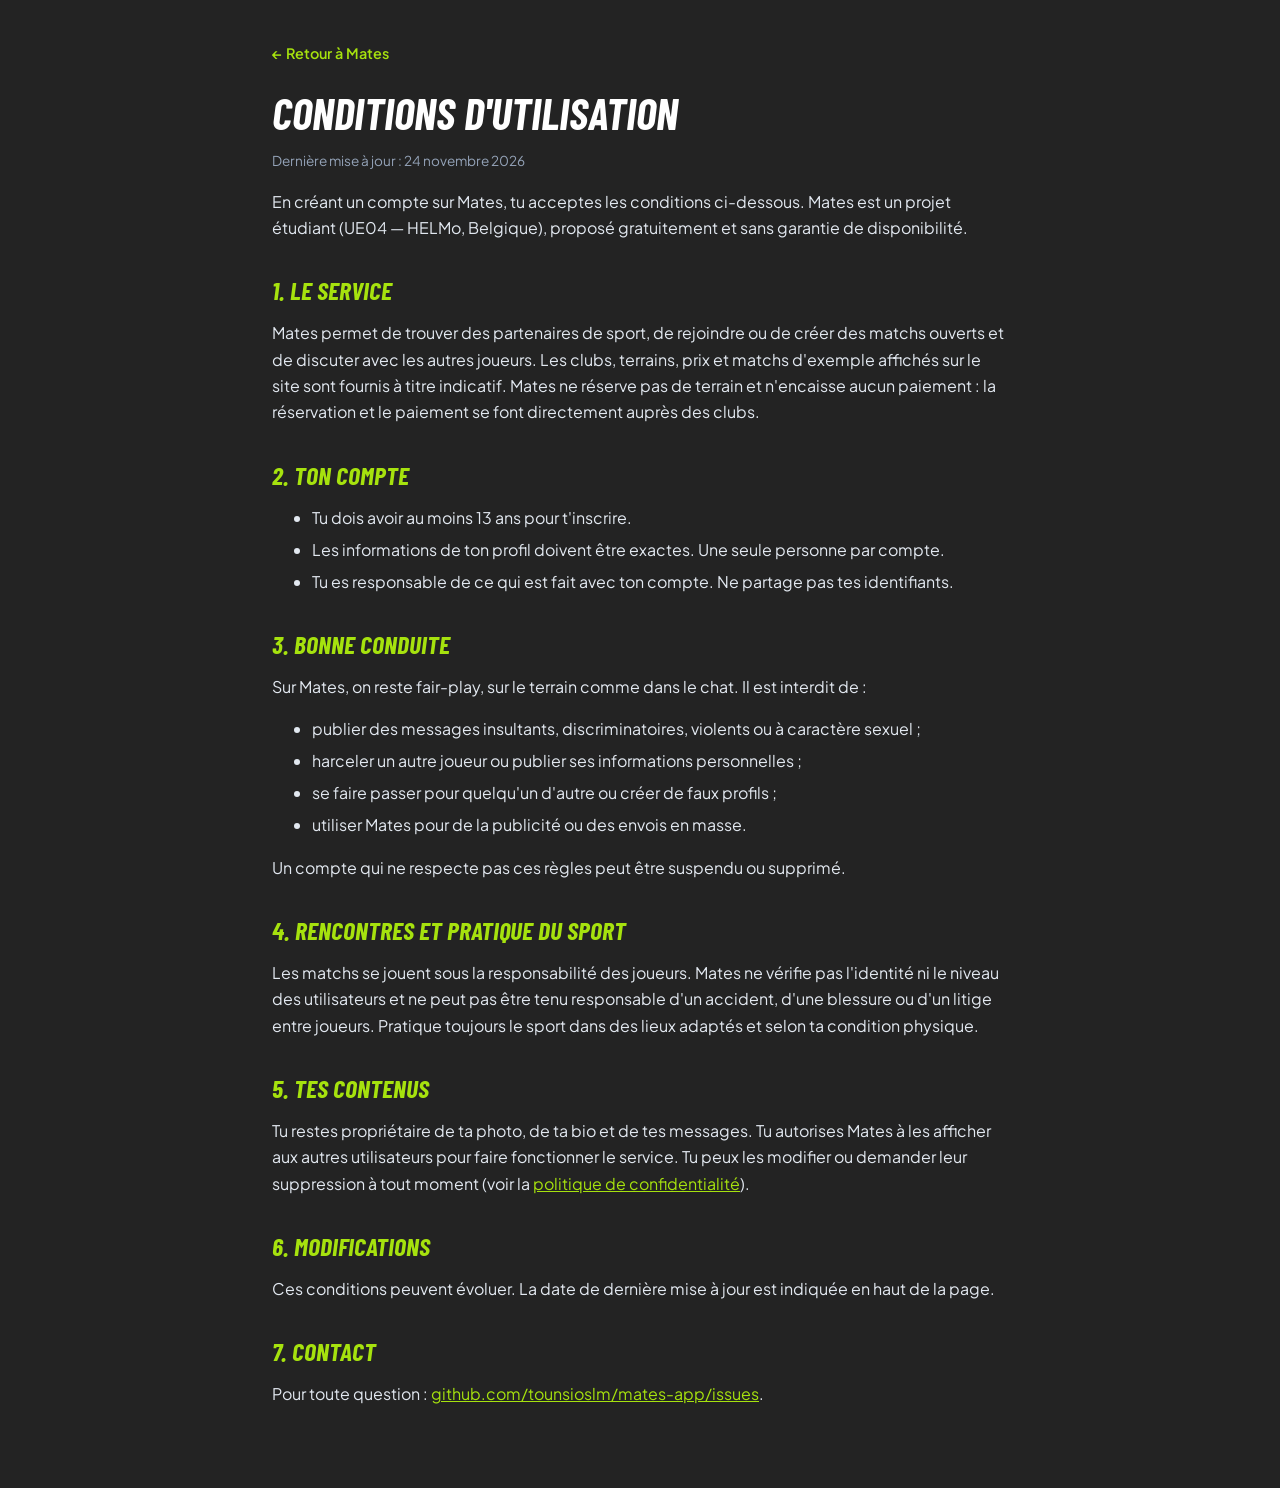
<file: conditions.html>
<!DOCTYPE html>
<html lang="fr">
<head>
  <meta charset="UTF-8">
  <meta name="viewport" content="width=device-width, initial-scale=1.0">
  <title>Mates — Conditions d'utilisation</title>
  <link rel="icon" href="assets/favicon-64.png">
  <link href="https://fonts.googleapis.com/css2?family=Plus+Jakarta+Sans:wght@400;600;800&family=Barlow+Condensed:ital,wght@1,700&display=swap" rel="stylesheet">
  <link rel="stylesheet" href="css/legal.css">
</head>
<body>
  <main>
    <a class="back" href="./">← Retour à Mates</a>
    <h1>Conditions d'utilisation</h1>
    <p class="muted">Dernière mise à jour : 24 novembre 2026</p>

    <p>En créant un compte sur Mates, tu acceptes les conditions ci-dessous. Mates est un projet étudiant
      (UE04 — HELMo, Belgique), proposé gratuitement et sans garantie de disponibilité.</p>

    <h2>1. Le service</h2>
    <p>Mates permet de trouver des partenaires de sport, de rejoindre ou de créer des matchs ouverts et de discuter avec les autres joueurs.
      Les clubs, terrains, prix et matchs d'exemple affichés sur le site sont fournis à titre indicatif.
      Mates ne réserve pas de terrain et n'encaisse aucun paiement : la réservation et le paiement se font directement auprès des clubs.</p>

    <h2>2. Ton compte</h2>
    <ul>
      <li>Tu dois avoir au moins 13 ans pour t'inscrire.</li>
      <li>Les informations de ton profil doivent être exactes. Une seule personne par compte.</li>
      <li>Tu es responsable de ce qui est fait avec ton compte. Ne partage pas tes identifiants.</li>
    </ul>

    <h2>3. Bonne conduite</h2>
    <p>Sur Mates, on reste fair-play, sur le terrain comme dans le chat. Il est interdit de :</p>
    <ul>
      <li>publier des messages insultants, discriminatoires, violents ou à caractère sexuel ;</li>
      <li>harceler un autre joueur ou publier ses informations personnelles ;</li>
      <li>se faire passer pour quelqu'un d'autre ou créer de faux profils ;</li>
      <li>utiliser Mates pour de la publicité ou des envois en masse.</li>
    </ul>
    <p>Un compte qui ne respecte pas ces règles peut être suspendu ou supprimé.</p>

    <h2>4. Rencontres et pratique du sport</h2>
    <p>Les matchs se jouent sous la responsabilité des joueurs. Mates ne vérifie pas l'identité ni le niveau des utilisateurs
      et ne peut pas être tenu responsable d'un accident, d'une blessure ou d'un litige entre joueurs.
      Pratique toujours le sport dans des lieux adaptés et selon ta condition physique.</p>

    <h2>5. Tes contenus</h2>
    <p>Tu restes propriétaire de ta photo, de ta bio et de tes messages. Tu autorises Mates à les afficher aux autres utilisateurs
      pour faire fonctionner le service. Tu peux les modifier ou demander leur suppression à tout moment
      (voir la <a href="confidentialite.html">politique de confidentialité</a>).</p>

    <h2>6. Modifications</h2>
    <p>Ces conditions peuvent évoluer. La date de dernière mise à jour est indiquée en haut de la page.</p>

    <h2>7. Contact</h2>
    <p>Pour toute question : <a href="https://github.com/tounsioslm/mates-app/issues" rel="noopener">github.com/tounsioslm/mates-app/issues</a>.</p>
  </main>
</body>
</html>
</file>
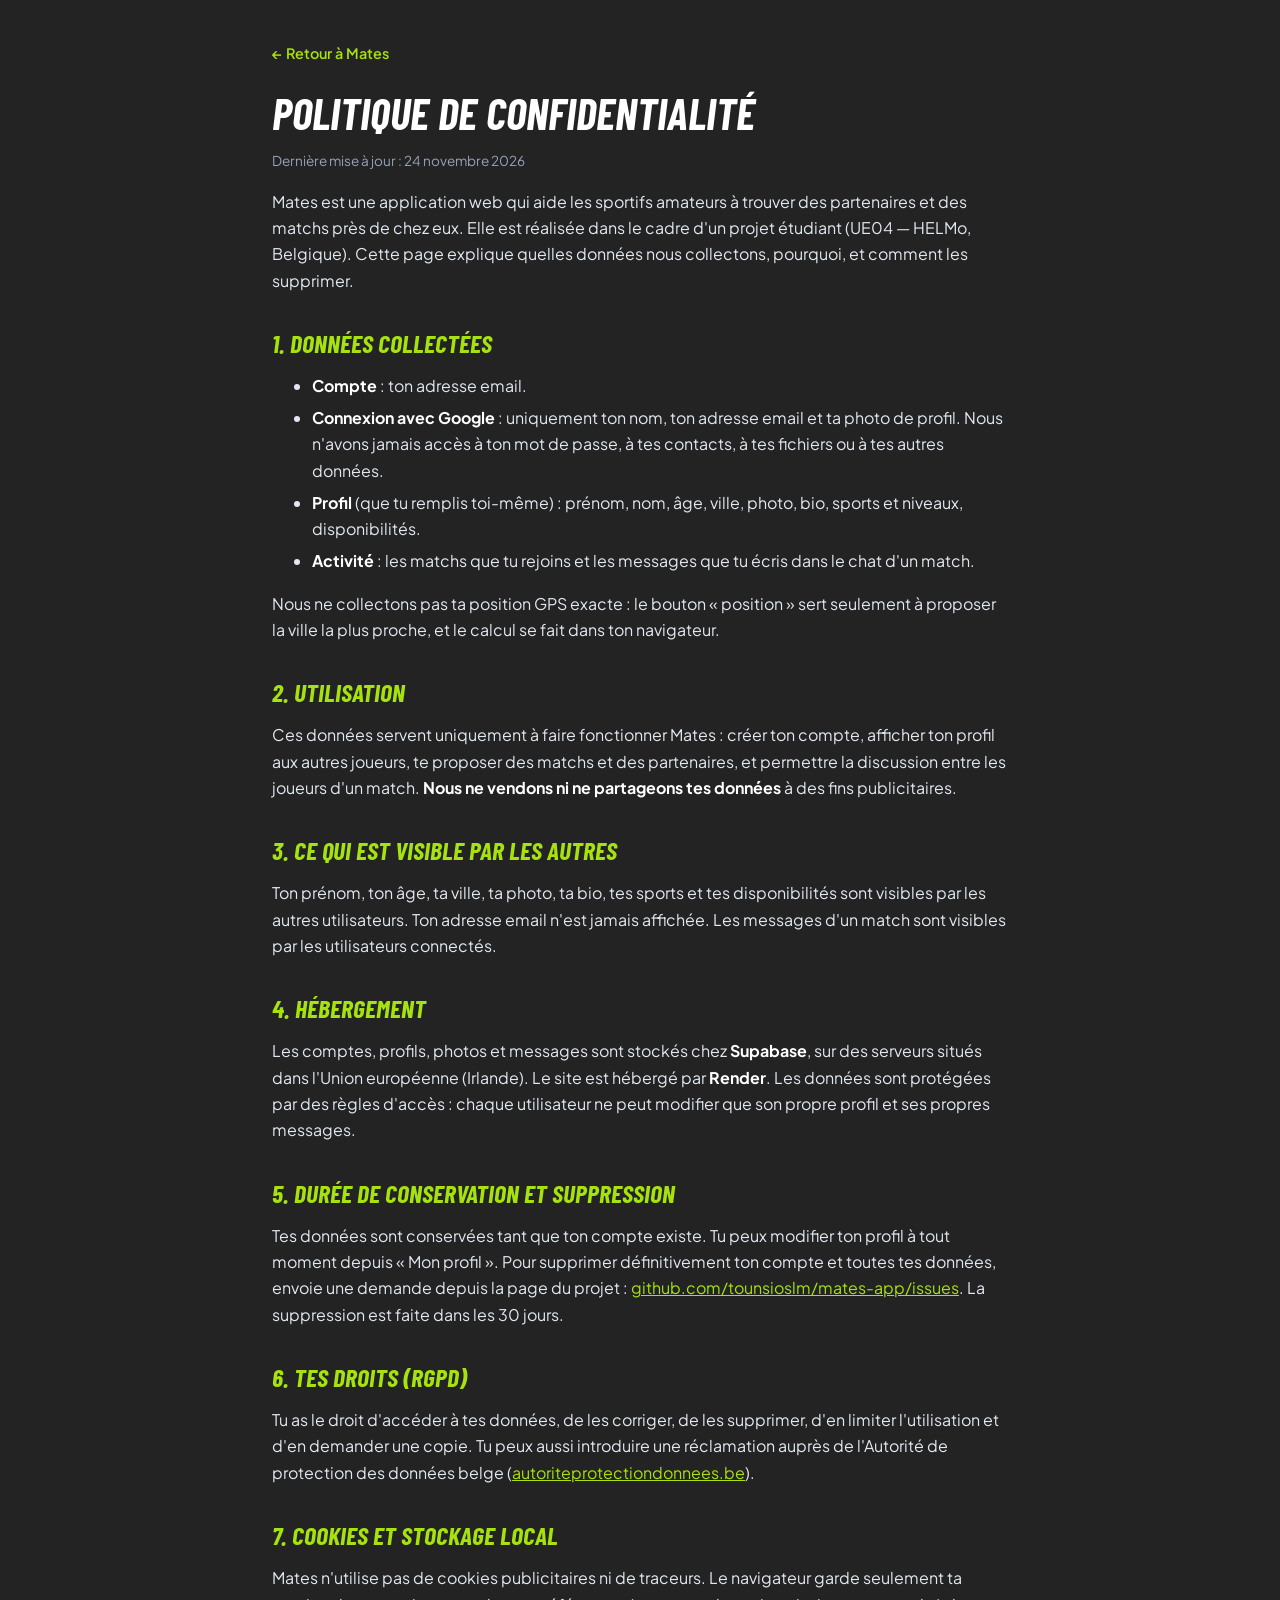
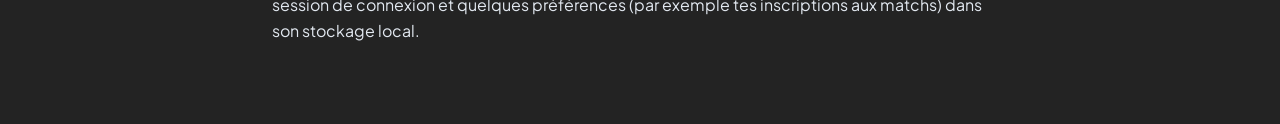
<file: confidentialite.html>
<!DOCTYPE html>
<html lang="fr">
<head>
  <meta charset="UTF-8">
  <meta name="viewport" content="width=device-width, initial-scale=1.0">
  <title>Mates — Politique de confidentialité</title>
  <link rel="icon" href="assets/favicon-64.png">
  <link href="https://fonts.googleapis.com/css2?family=Plus+Jakarta+Sans:wght@400;600;800&family=Barlow+Condensed:ital,wght@1,700&display=swap" rel="stylesheet">
  <link rel="stylesheet" href="css/legal.css">
</head>
<body>
  <main>
    <a class="back" href="./">← Retour à Mates</a>
    <h1>Politique de confidentialité</h1>
    <p class="muted">Dernière mise à jour : 24 novembre 2026</p>

    <p>Mates est une application web qui aide les sportifs amateurs à trouver des partenaires et des matchs
      près de chez eux. Elle est réalisée dans le cadre d'un projet étudiant (UE04 — HELMo, Belgique).
      Cette page explique quelles données nous collectons, pourquoi, et comment les supprimer.</p>

    <h2>1. Données collectées</h2>
    <ul>
      <li><strong>Compte</strong> : ton adresse email.</li>
      <li><strong>Connexion avec Google</strong> : uniquement ton nom, ton adresse email et ta photo de profil.
        Nous n'avons jamais accès à ton mot de passe, à tes contacts, à tes fichiers ou à tes autres données.</li>
      <li><strong>Profil</strong> (que tu remplis toi-même) : prénom, nom, âge, ville, photo, bio, sports et niveaux, disponibilités.</li>
      <li><strong>Activité</strong> : les matchs que tu rejoins et les messages que tu écris dans le chat d'un match.</li>
    </ul>
    <p>Nous ne collectons pas ta position GPS exacte : le bouton « position » sert seulement à proposer la ville la plus proche,
      et le calcul se fait dans ton navigateur.</p>

    <h2>2. Utilisation</h2>
    <p>Ces données servent uniquement à faire fonctionner Mates : créer ton compte, afficher ton profil aux autres joueurs,
      te proposer des matchs et des partenaires, et permettre la discussion entre les joueurs d'un match.
      <strong>Nous ne vendons ni ne partageons tes données</strong> à des fins publicitaires.</p>

    <h2>3. Ce qui est visible par les autres</h2>
    <p>Ton prénom, ton âge, ta ville, ta photo, ta bio, tes sports et tes disponibilités sont visibles par les autres utilisateurs.
      Ton adresse email n'est jamais affichée. Les messages d'un match sont visibles par les utilisateurs connectés.</p>

    <h2>4. Hébergement</h2>
    <p>Les comptes, profils, photos et messages sont stockés chez <strong>Supabase</strong>, sur des serveurs situés
      dans l'Union européenne (Irlande). Le site est hébergé par <strong>Render</strong>.
      Les données sont protégées par des règles d'accès : chaque utilisateur ne peut modifier que son propre profil et ses propres messages.</p>

    <h2>5. Durée de conservation et suppression</h2>
    <p>Tes données sont conservées tant que ton compte existe. Tu peux modifier ton profil à tout moment depuis « Mon profil ».
      Pour supprimer définitivement ton compte et toutes tes données, envoie une demande depuis la page du projet :
      <a href="https://github.com/tounsioslm/mates-app/issues" rel="noopener">github.com/tounsioslm/mates-app/issues</a>.
      La suppression est faite dans les 30 jours.</p>

    <h2>6. Tes droits (RGPD)</h2>
    <p>Tu as le droit d'accéder à tes données, de les corriger, de les supprimer, d'en limiter l'utilisation et d'en demander une copie.
      Tu peux aussi introduire une réclamation auprès de l'Autorité de protection des données belge
      (<a href="https://www.autoriteprotectiondonnees.be" rel="noopener">autoriteprotectiondonnees.be</a>).</p>

    <h2>7. Cookies et stockage local</h2>
    <p>Mates n'utilise pas de cookies publicitaires ni de traceurs. Le navigateur garde seulement ta session de connexion
      et quelques préférences (par exemple tes inscriptions aux matchs) dans son stockage local.</p>
  </main>
</body>
</html>
</file>
<file: css/legal.css>
/* Pages légales (confidentialité, conditions) */
body {
  margin: 0;
  background: #232323;
  color: #e2e8f0;
  font-family: 'Plus Jakarta Sans', system-ui, sans-serif;
  line-height: 1.65;
}
main {
  max-width: 46rem;
  margin: 0 auto;
  padding: 2.5rem 1rem 4rem;
}
h1, h2 {
  font-family: 'Barlow Condensed', 'Plus Jakarta Sans', sans-serif;
  font-style: italic;
  text-transform: uppercase;
  color: #fff;
  line-height: 1.05;
}
h1 { font-size: 2.75rem; margin: 1.5rem 0 0.25rem; }
h2 { font-size: 1.6rem; margin: 2.25rem 0 0.5rem; color: #A6E20E; }
a { color: #A6E20E; }
.back { font-weight: 600; text-decoration: none; font-size: 0.9rem; }
.muted { color: #94a3b8; font-size: 0.85rem; }
li { margin: 0.35rem 0; }
strong { color: #fff; }
</file>
